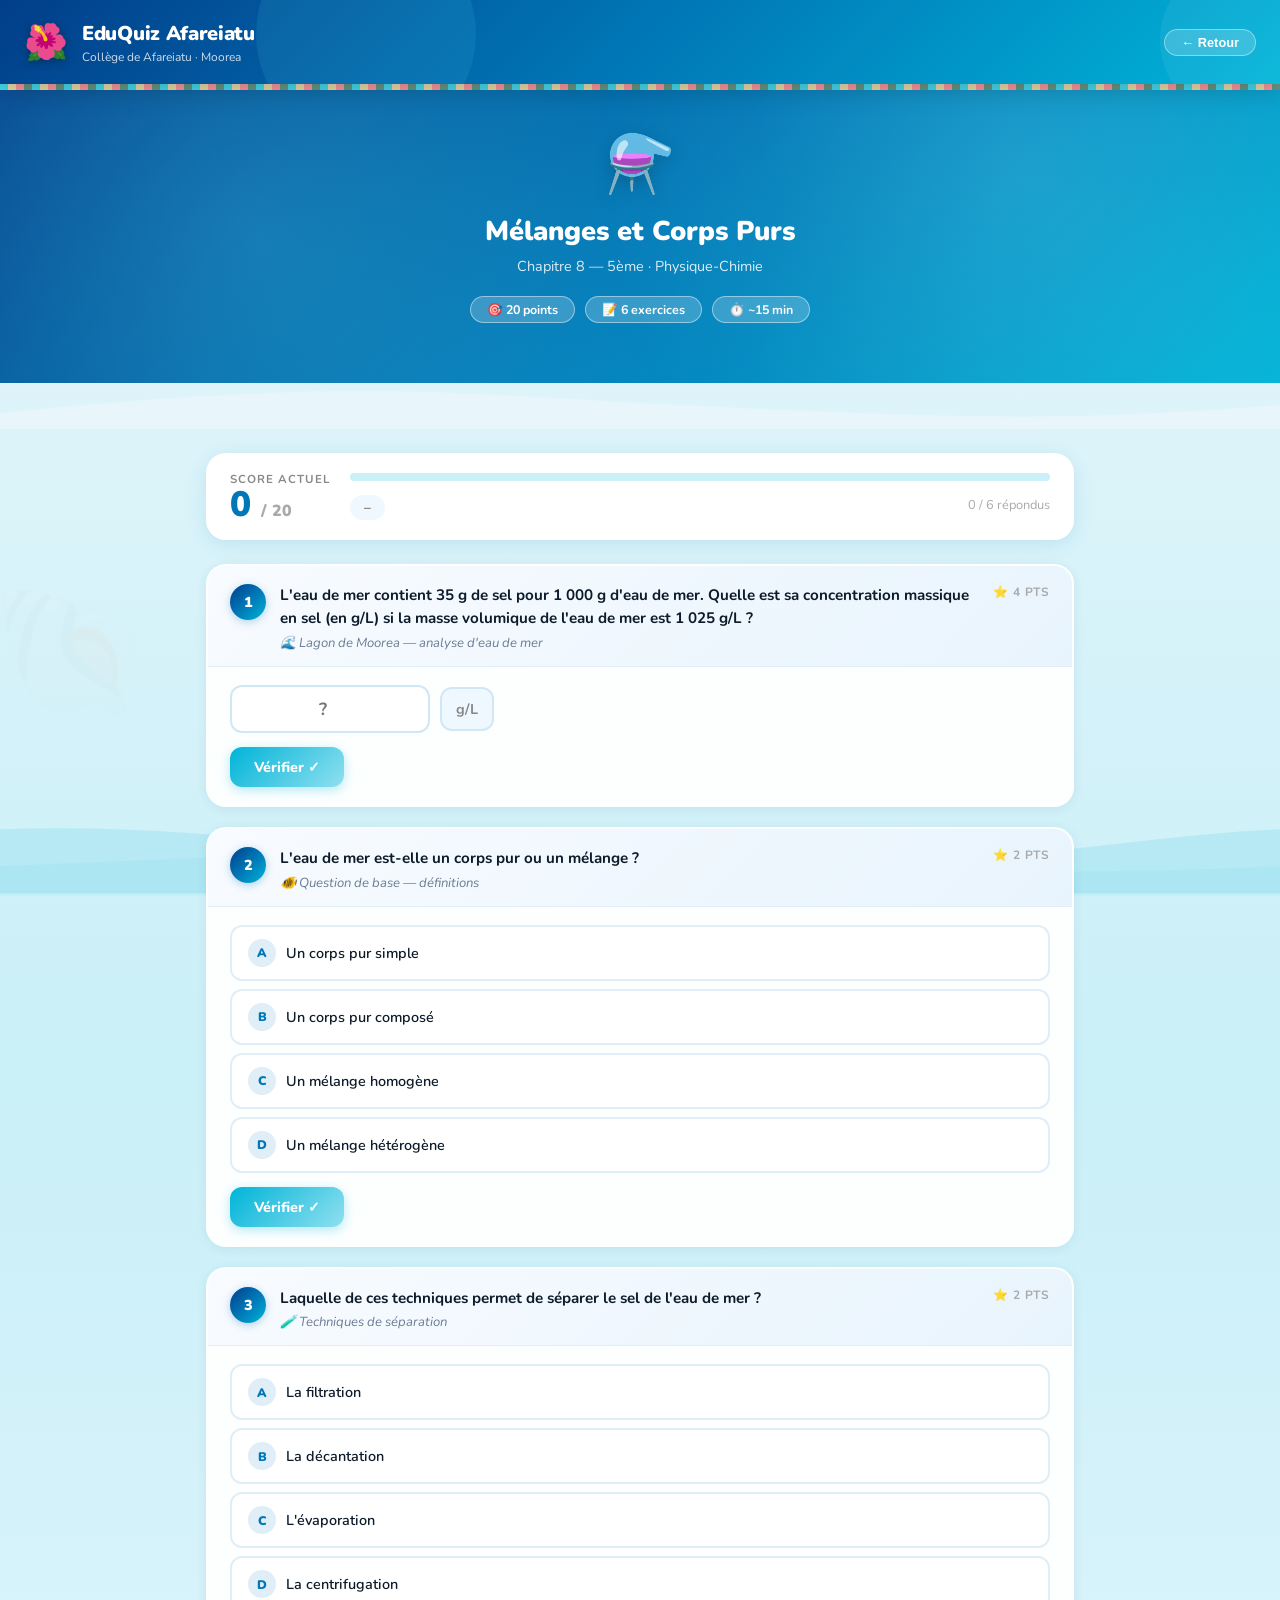
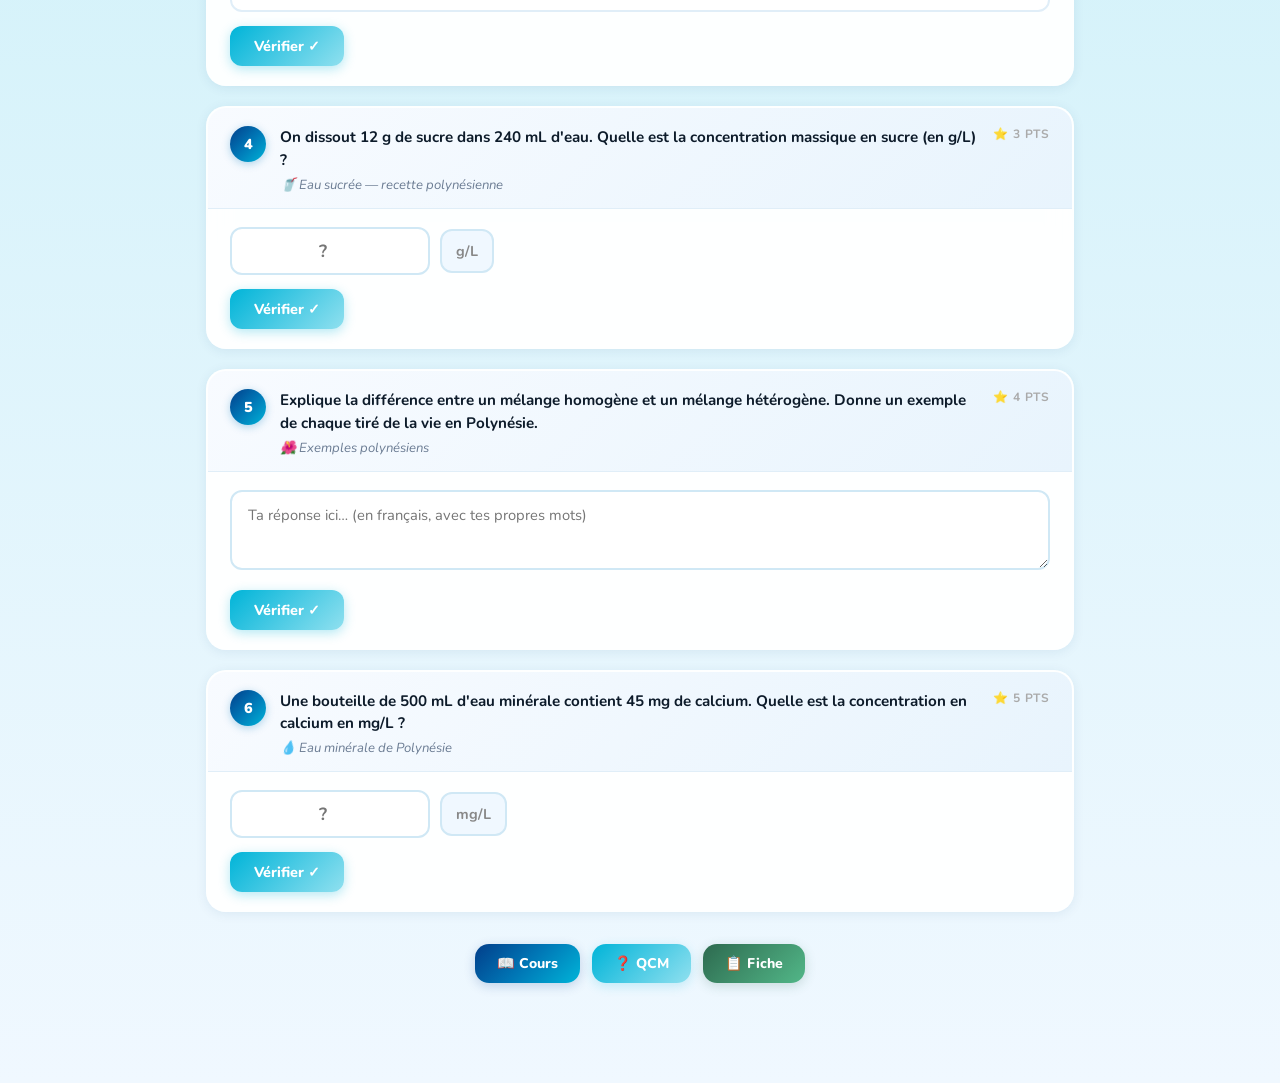
<file: exo.html>
<!DOCTYPE html>
<html lang="fr">
<head>
<meta charset="UTF-8"/>
<meta name="viewport" content="width=device-width,initial-scale=1.0"/>
<title>Exercices — EduQuiz Afareiatu</title>
<link rel="stylesheet" href="css/polynesian.css"/>
<style>
/* === PAGE EXERCICES === */

body {
  background: linear-gradient(180deg, #e8f6fb 0%, #caf0f8 40%, #f0f8ff 100%);
  min-height: 100vh;
}

/* --- HERO CHAPITRE --- */
.hero {
  background: var(--grad-ocean);
  color: white;
  padding: 36px 24px 60px;
  text-align: center;
  position: relative;
  overflow: hidden;
}
.hero::before {
  content: '';
  position: absolute; inset: 0;
  background:
    radial-gradient(circle at 20% 50%, rgba(72,202,228,.3) 0%, transparent 50%),
    radial-gradient(circle at 80% 30%, rgba(144,224,239,.2) 0%, transparent 40%);
}
.hero-emoji { font-size: 3.5rem; display: block; margin-bottom: 10px; filter: drop-shadow(0 4px 8px rgba(0,0,0,.2)); position: relative; z-index:1; }
.hero h1   { font-size: 1.7rem; font-weight: 900; margin-bottom: 6px; position: relative; z-index:1; }
.hero p    { font-size: .9rem; opacity: .85; margin-bottom: 20px; position: relative; z-index:1; }
.hero-tags { display: flex; gap: 10px; justify-content: center; flex-wrap: wrap; position: relative; z-index:1; }
.hero-tag  {
  background: rgba(255,255,255,.2);
  border: 1.5px solid rgba(255,255,255,.45);
  color: white;
  border-radius: 20px;
  padding: 4px 16px;
  font-size: .78rem;
  font-weight: 700;
  backdrop-filter: blur(4px);
}

/* Vague de séparation hero → contenu */
.hero-wave {
  display: block;
  margin-top: -2px;
  width: 100%;
  overflow: hidden;
  line-height: 0;
}
.hero-wave svg { display: block; }

/* --- SCORE HEADER --- */
.score-bar {
  background: white;
  border-radius: 20px;
  padding: 18px 24px;
  box-shadow: var(--ombre);
  display: flex;
  align-items: center;
  gap: 20px;
  margin-bottom: 24px;
  flex-wrap: wrap;
}
.score-big {
  font-size: 2.2rem;
  font-weight: 900;
  color: var(--lagon-dark);
  line-height: 1;
}
.score-info { flex: 1; min-width: 140px; }
.score-label { font-size: .72rem; color: #888; font-weight: 700; text-transform: uppercase; letter-spacing: 1px; }
.score-mention {
  font-size: .85rem;
  font-weight: 800;
  padding: 3px 14px;
  border-radius: 20px;
  margin-top: 6px;
  display: inline-block;
}

/* --- CARTE EXERCICE --- */
.exo-card {
  background: rgba(255,255,255,.95);
  backdrop-filter: blur(12px);
  border-radius: 20px;
  padding: 0;
  box-shadow: var(--ombre-card);
  margin-bottom: 20px;
  overflow: hidden;
  transition: .25s;
  border: 2px solid transparent;
}
.exo-card.correct  { border-color: #2ecc71; }
.exo-card.wrong    { border-color: #e74c3c; }
.exo-card.partial  { border-color: #f39c12; }

.exo-card:hover { box-shadow: var(--ombre-forte); }

.exo-card-header {
  background: linear-gradient(135deg, #f8fbff, #e8f4fd);
  padding: 18px 22px 14px;
  border-bottom: 1px solid #e0eef8;
  display: flex;
  align-items: flex-start;
  gap: 14px;
}
.exo-num {
  width: 36px; height: 36px;
  border-radius: 50%;
  background: var(--grad-ocean);
  color: white;
  display: flex; align-items: center; justify-content: center;
  font-weight: 900; font-size: .9rem;
  flex-shrink: 0;
  box-shadow: 0 2px 8px rgba(0,119,182,.3);
}
.exo-question { font-size: .95rem; font-weight: 700; color: var(--texte); line-height: 1.5; flex: 1; }
.exo-context {
  font-size: .82rem;
  color: #6b7c93;
  margin-top: 4px;
  font-style: italic;
  display: flex;
  align-items: center;
  gap: 6px;
}

.exo-card-body { padding: 18px 22px; }

/* Type : numérique */
.input-num-wrap {
  display: flex;
  align-items: center;
  gap: 10px;
  flex-wrap: wrap;
}
.input-num {
  flex: 1;
  min-width: 100px;
  max-width: 200px;
  padding: 10px 14px;
  border: 2px solid #d0e8f5;
  border-radius: 12px;
  font-family: inherit;
  font-size: 1.1rem;
  font-weight: 700;
  color: var(--texte);
  text-align: center;
  transition: .2s;
  background: white;
}
.input-num:focus { border-color: var(--lagon); outline: none; box-shadow: 0 0 0 4px rgba(0,201,224,.12); }
.input-unit {
  font-size: .9rem;
  color: #888;
  font-weight: 700;
  padding: 10px 14px;
  background: #f0f8ff;
  border: 2px solid #d0e8f5;
  border-radius: 12px;
  white-space: nowrap;
}

/* Type : texte */
.input-text {
  width: 100%;
  padding: 12px 16px;
  border: 2px solid #d0e8f5;
  border-radius: 12px;
  font-family: inherit;
  font-size: .92rem;
  color: var(--texte);
  resize: vertical;
  min-height: 80px;
  transition: .2s;
  background: white;
  line-height: 1.5;
}
.input-text:focus { border-color: var(--lagon); outline: none; box-shadow: 0 0 0 4px rgba(0,201,224,.12); }

/* Type : QCM */
.qcm-options { display: grid; gap: 8px; }
.qcm-opt {
  padding: 12px 16px;
  border: 2px solid #e0eef8;
  border-radius: 12px;
  cursor: pointer;
  transition: .2s;
  font-size: .9rem;
  font-weight: 600;
  display: flex;
  align-items: center;
  gap: 10px;
  background: white;
}
.qcm-opt:hover { border-color: var(--lagon); background: var(--lagon-cl); }
.qcm-opt.selected { border-color: var(--lagon-dark); background: #e0f4ff; }
.qcm-opt.correct-opt { border-color: #2ecc71; background: #e6f4ea; color: #1a7a3c; }
.qcm-opt.wrong-opt   { border-color: #e74c3c; background: #fce8e6; color: #c0392b; }
.qcm-opt-letter {
  width: 28px; height: 28px;
  border-radius: 50%;
  background: #e0eef8;
  color: var(--lagon-dark);
  display: flex; align-items: center; justify-content: center;
  font-size: .78rem; font-weight: 900;
  flex-shrink: 0;
  transition: .2s;
}
.qcm-opt.selected .qcm-opt-letter { background: var(--lagon-dark); color: white; }

/* Points de l'exercice */
.exo-pts {
  font-size: .75rem;
  color: #aaa;
  font-weight: 700;
  text-transform: uppercase;
  letter-spacing: .8px;
  display: flex;
  align-items: center;
  gap: 4px;
  flex-shrink: 0;
}

/* Feedback */
.feedback {
  margin-top: 14px;
  border-radius: 12px;
  padding: 12px 16px;
  font-size: .88rem;
  font-weight: 700;
  display: none;
  align-items: flex-start;
  gap: 10px;
  animation: fadeInUp .3s ease both;
}
.feedback.visible { display: flex; }
.feedback-icon { font-size: 1.3rem; flex-shrink: 0; }
.feedback-text { flex: 1; line-height: 1.5; }
.feedback-text .expl { font-weight: 600; color: inherit; opacity: .85; font-size: .83rem; margin-top: 4px; }

.feedback.ok  { background: #e6f4ea; color: #1a7a3c; border-left: 4px solid #2ecc71; }
.feedback.nok { background: #fce8e6; color: #c0392b; border-left: 4px solid #e74c3c; }
.feedback.mid { background: #fff3e0; color: #d07800; border-left: 4px solid #f39c12; }

/* Bouton valider */
.btn-valider {
  background: var(--grad-lagon);
  border: none;
  color: white;
  font-family: inherit;
  font-weight: 800;
  font-size: .9rem;
  padding: 10px 24px;
  border-radius: 12px;
  cursor: pointer;
  transition: .2s;
  box-shadow: 0 3px 12px rgba(0,180,216,.3);
  margin-top: 14px;
}
.btn-valider:hover { transform: translateY(-2px); box-shadow: 0 5px 20px rgba(0,180,216,.4); }
.btn-valider:disabled { opacity: .4; cursor: not-allowed; transform: none; }

/* --- BARRE DE NAVIGATION --- */
.nav-exo {
  display: flex;
  gap: 12px;
  justify-content: center;
  flex-wrap: wrap;
  margin-top: 32px;
}
.nav-exo a {
  padding: 10px 22px;
  border-radius: 14px;
  text-decoration: none;
  font-weight: 800;
  font-size: .88rem;
  transition: .2s;
  display: flex;
  align-items: center;
  gap: 6px;
}
.nav-btn-cours  { background: var(--grad-ocean); color: white; box-shadow: 0 3px 12px rgba(2,62,138,.2); }
.nav-btn-qcm    { background: var(--grad-lagon);  color: white; box-shadow: 0 3px 12px rgba(0,180,216,.2); }
.nav-btn-fiche  { background: var(--grad-palme);  color: white; box-shadow: 0 3px 12px rgba(45,106,79,.2); }
.nav-exo a:hover { transform: translateY(-3px); filter: brightness(1.05); }

/* --- RÉCAP FINAL --- */
.recap-card {
  background: linear-gradient(135deg, rgba(255,255,255,.95), rgba(240,248,255,.9));
  backdrop-filter: blur(16px);
  border-radius: 24px;
  padding: 32px;
  text-align: center;
  box-shadow: var(--ombre-forte);
  margin-top: 32px;
  display: none;
  animation: pop .5s cubic-bezier(.4,0,.2,1) both;
}
.recap-card.visible { display: block; }
.recap-emoji { font-size: 4rem; display: block; margin-bottom: 12px; }
.recap-note {
  font-size: 3rem;
  font-weight: 900;
  background: var(--grad-ocean);
  -webkit-background-clip: text;
  -webkit-text-fill-color: transparent;
  background-clip: text;
  line-height: 1;
  margin-bottom: 8px;
}
.recap-mention { font-size: 1.1rem; font-weight: 800; margin-bottom: 16px; }
.recap-detail { display: flex; justify-content: center; gap: 20px; flex-wrap: wrap; margin-top: 16px; }
.recap-stat { text-align: center; padding: 12px 20px; background: white; border-radius: 14px; box-shadow: var(--ombre-card); }
.recap-stat .n { font-size: 1.6rem; font-weight: 900; color: var(--lagon-dark); }
.recap-stat .l { font-size: .72rem; color: #888; font-weight: 700; text-transform: uppercase; letter-spacing: .8px; margin-top: 2px; }

/* Bouton recommencer */
.btn-recommencer {
  background: var(--grad-sunset);
  border: none;
  color: white;
  font-family: inherit;
  font-weight: 800;
  font-size: 1rem;
  padding: 14px 32px;
  border-radius: 16px;
  cursor: pointer;
  transition: .2s;
  box-shadow: 0 4px 16px rgba(249,199,79,.4);
  margin-top: 20px;
}
.btn-recommencer:hover { transform: translateY(-3px); box-shadow: 0 7px 25px rgba(249,199,79,.5); }

/* Icône décorative flottante */
.deco-float {
  position: fixed;
  pointer-events: none;
  opacity: .06;
  font-size: 8rem;
  z-index: 0;
  animation: floatDrift 20s ease-in-out infinite;
}
.deco-tl { top: 80px;  left:  -20px; animation-delay: 0s; }
.deco-tr { top: 120px; right: -20px; animation-delay: -7s; }
.deco-bl { bottom: 160px; left: -10px; animation-delay: -12s; }

@keyframes floatDrift {
  0%,100% { transform: translateY(0) rotate(-5deg); }
  50%      { transform: translateY(-30px) rotate(5deg); }
}
</style>
</head>
<body>

<!-- Vagues de fond -->
<div class="wave"></div>
<div class="wave2"></div>

<!-- Décos flottantes -->
<div class="deco-float deco-tl">🌴</div>
<div class="deco-float deco-tr">🐠</div>
<div class="deco-float deco-bl">🐚</div>

<!-- ===== HEADER ===== -->
<header class="poly-header">
  <a href="../index.html" class="poly-logo">
    <span class="poly-logo-icon">🌺</span>
    <div>
      <h1>EduQuiz Afareiatu</h1>
      <p>Collège de Afareiatu · Moorea</p>
    </div>
  </a>
  <button class="poly-badge" onclick="window.history.back()">← Retour</button>
</header>
<div class="tapa-border"></div>

<!-- ===== HERO ===== -->
<div class="hero">
  <span class="hero-emoji" id="hero-emoji">⚗️</span>
  <h1 id="hero-titre">Mélanges et Corps Purs</h1>
  <p id="hero-sous">Chapitre 8 — 5ème · Physique-Chimie</p>
  <div class="hero-tags">
    <span class="hero-tag">🎯 <span id="hero-pts-total">20 points</span></span>
    <span class="hero-tag">📝 <span id="hero-nb-exo">6 exercices</span></span>
    <span class="hero-tag">⏱️ ~15 min</span>
  </div>
</div>
<div class="hero-wave">
  <svg viewBox="0 0 1440 48" xmlns="http://www.w3.org/2000/svg" preserveAspectRatio="none" height="48">
    <path fill="#e8f6fb" d="M0,32L60,26C120,21,240,10,360,10C480,10,600,21,720,26C840,32,960,37,1080,35C1200,32,1320,21,1380,16L1440,10L1440,48L0,48Z"/>
  </svg>
</div>

<!-- ===== CONTENU PRINCIPAL ===== -->
<div class="poly-main">

  <!-- Score en temps réel -->
  <div class="score-bar anim-fadeup">
    <div>
      <div class="score-label">Score actuel</div>
      <div class="score-big"><span id="score-pts">0</span> <span style="font-size:1rem;color:#aaa">/ <span id="score-total">20</span></span></div>
    </div>
    <div class="score-info">
      <div class="poly-progress">
        <div class="poly-progress-fill" id="score-bar" style="width:0%"></div>
      </div>
      <div class="mt-8 flex-between">
        <span class="score-mention" id="score-mention" style="background:#f0f8ff;color:#888">–</span>
        <span style="font-size:.8rem;color:#aaa"><span id="nb-repondus">0</span> / <span id="nb-total-exo">6</span> répondus</span>
      </div>
    </div>
  </div>

  <!-- ===== EXERCICES ===== -->
  <div id="exercices-container"></div>

  <!-- ===== RÉCAP FINAL ===== -->
  <div class="recap-card" id="recap">
    <span class="recap-emoji" id="recap-emoji">🌟</span>
    <div class="recap-note" id="recap-note">–/20</div>
    <div class="recap-mention" id="recap-mention">–</div>
    <div class="recap-detail">
      <div class="recap-stat">
        <div class="n" id="recap-ok">0</div>
        <div class="l">✅ Corrects</div>
      </div>
      <div class="recap-stat">
        <div class="n" id="recap-part">0</div>
        <div class="l">🟡 Partiels</div>
      </div>
      <div class="recap-stat">
        <div class="n" id="recap-nok">0</div>
        <div class="l">❌ À revoir</div>
      </div>
    </div>
    <button class="btn-recommencer" onclick="recommencer()">🔄 Recommencer</button>
  </div>

  <!-- Navigation -->
  <div class="nav-exo">
    <a href="cours.html"  class="nav-btn-cours">📖 Cours</a>
    <a href="qcm.html"   class="nav-btn-qcm" >❓ QCM</a>
    <a href="fiche.html" class="nav-btn-fiche">📋 Fiche</a>
  </div>

</div>

<script>
/* ============================================================
   CONFIGURATION — modifier ici pour chaque chapitre
   ============================================================ */
const CONFIG = {
  emoji: '⚗️',
  titre: 'Mélanges et Corps Purs',
  sous:  'Chapitre 8 — 5ème · Physique-Chimie',
  contexte: 'Dans les eaux du lagon de Moorea…',
  exercices: [
    {
      id: 1,
      type: 'numerique',     // 'numerique' | 'texte' | 'qcm'
      pts: 4,
      question: "L'eau de mer contient 35 g de sel pour 1 000 g d'eau de mer. Quelle est sa concentration massique en sel (en g/L) si la masse volumique de l'eau de mer est 1 025 g/L ?",
      contexte: '🌊 Lagon de Moorea — analyse d\'eau de mer',
      unite: 'g/L',
      reponse: 35.9,       // valeur numérique attendue
      tolerance: 5,        // ± en %
      explication: 'C = (35/1000) × 1025 ≈ 35,9 g/L. La concentration massique est le rapport masse de soluté / volume de solution.'
    },
    {
      id: 2,
      type: 'qcm',
      pts: 2,
      question: "L'eau de mer est-elle un corps pur ou un mélange ?",
      contexte: '🐠 Question de base — définitions',
      options: ['Un corps pur simple', 'Un corps pur composé', 'Un mélange homogène', 'Un mélange hétérogène'],
      reponse: 2,   // index 0-based
      explication: "L'eau de mer est un mélange homogène : on ne distingue pas ses constituants à l'œil nu. Elle contient de l'eau (solvant), du sel et d'autres minéraux (solutés)."
    },
    {
      id: 3,
      type: 'qcm',
      pts: 2,
      question: "Laquelle de ces techniques permet de séparer le sel de l'eau de mer ?",
      contexte: '🧪 Techniques de séparation',
      options: ['La filtration', 'La décantation', 'L\'évaporation', 'La centrifugation'],
      reponse: 2,
      explication: "L'évaporation (ou distillation) permet d'obtenir le sel : on chauffe l'eau de mer, l'eau s'évapore et le sel reste. Les marais salants utilisent ce principe avec l'énergie solaire."
    },
    {
      id: 4,
      type: 'numerique',
      pts: 3,
      question: "On dissout 12 g de sucre dans 240 mL d'eau. Quelle est la concentration massique en sucre (en g/L) ?",
      contexte: '🥤 Eau sucrée — recette polynésienne',
      unite: 'g/L',
      reponse: 50,
      tolerance: 5,
      explication: 'C = m/V = 12 g / 0,240 L = 50 g/L. Attention à convertir mL en L !'
    },
    {
      id: 5,
      type: 'texte',
      pts: 4,
      question: "Explique la différence entre un mélange homogène et un mélange hétérogène. Donne un exemple de chaque tiré de la vie en Polynésie.",
      contexte: '🌺 Exemples polynésiens',
      motsCles: ['homogène', 'hétérogène', 'distincts', 'œil', 'exemple'],
      nbMotsClesMin: 2,
      explication: "Mélange homogène : constituants non visibles à l'œil nu (ex : eau salée, jus de fruit). Mélange hétérogène : constituants visibles (ex : eau + sable du lagon, salade de fruits)."
    },
    {
      id: 6,
      type: 'numerique',
      pts: 5,
      question: "Une bouteille de 500 mL d'eau minérale contient 45 mg de calcium. Quelle est la concentration en calcium en mg/L ?",
      contexte: '💧 Eau minérale de Polynésie',
      unite: 'mg/L',
      reponse: 90,
      tolerance: 2,
      explication: 'C = 45 mg / 0,5 L = 90 mg/L. On divise la masse par le volume (en litres).'
    }
  ]
};

/* ============================================================
   ÉTAT
   ============================================================ */
let etat = {};   // id → { repondu, pts, ok }

/* ============================================================
   INITIALISATION
   ============================================================ */
function init() {
  // Mise à jour config hero
  document.getElementById('hero-emoji').textContent   = CONFIG.emoji;
  document.getElementById('hero-titre').textContent   = CONFIG.titre;
  document.getElementById('hero-sous').textContent    = CONFIG.sous;
  const totalPts = CONFIG.exercices.reduce((s,e)=>s+e.pts,0);
  document.getElementById('hero-pts-total').textContent = totalPts + ' points';
  document.getElementById('hero-nb-exo').textContent  = CONFIG.exercices.length + ' exercices';
  document.getElementById('score-total').textContent  = totalPts;
  document.getElementById('nb-total-exo').textContent = CONFIG.exercices.length;

  // Init état
  CONFIG.exercices.forEach(e=>{ etat[e.id]={ repondu:false, pts:0, ok:'nok' }; });

  // Rendu
  const container = document.getElementById('exercices-container');
  container.innerHTML = '';
  CONFIG.exercices.forEach((ex,i)=>{
    container.appendChild(renderExo(ex, i+1));
  });
}

/* ============================================================
   RENDU D'UN EXERCICE
   ============================================================ */
function renderExo(ex, num) {
  const card = document.createElement('div');
  card.className = `exo-card anim-fadeup delay-${Math.min(num,5)}`;
  card.id = `card-${ex.id}`;

  let inputHTML = '';
  if (ex.type === 'numerique') {
    inputHTML = `
      <div class="input-num-wrap">
        <input type="number" class="input-num" id="inp-${ex.id}" placeholder="?" step="any"
               onkeydown="if(event.key==='Enter') valider(${ex.id})"/>
        <span class="input-unit">${ex.unite}</span>
      </div>`;
  } else if (ex.type === 'texte') {
    inputHTML = `<textarea class="input-text" id="inp-${ex.id}" placeholder="Ta réponse ici… (en français, avec tes propres mots)"></textarea>`;
  } else if (ex.type === 'qcm') {
    inputHTML = `<div class="qcm-options" id="opts-${ex.id}">` +
      ex.options.map((o,i)=>`
        <div class="qcm-opt" id="opt-${ex.id}-${i}" onclick="selectOpt(${ex.id},${i})">
          <span class="qcm-opt-letter">${'ABCD'[i]}</span>
          <span>${o}</span>
        </div>`).join('') +
    `</div>`;
  }

  card.innerHTML = `
    <div class="exo-card-header">
      <div class="exo-num">${num}</div>
      <div style="flex:1">
        <div class="exo-question">${ex.question}</div>
        <div class="exo-context">${ex.contexte||''}</div>
      </div>
      <div class="exo-pts">⭐ ${ex.pts} pt${ex.pts>1?'s':''}</div>
    </div>
    <div class="exo-card-body">
      ${inputHTML}
      <div class="feedback" id="fb-${ex.id}">
        <span class="feedback-icon" id="fb-icon-${ex.id}"></span>
        <div class="feedback-text">
          <span id="fb-msg-${ex.id}"></span>
          <div class="expl" id="fb-expl-${ex.id}"></div>
        </div>
      </div>
      <div style="display:flex;gap:10px;align-items:center;flex-wrap:wrap">
        <button class="btn-valider" id="btn-${ex.id}" onclick="valider(${ex.id})">
          Vérifier ✓
        </button>
        <span id="pts-earned-${ex.id}" style="font-size:.82rem;font-weight:800;display:none"></span>
      </div>
    </div>`;
  return card;
}

/* ============================================================
   SÉLECTION QCM
   ============================================================ */
let selectedOpts = {};
function selectOpt(exoId, idx) {
  if (etat[exoId].repondu) return;
  selectedOpts[exoId] = idx;
  document.querySelectorAll(`#opts-${exoId} .qcm-opt`).forEach((o,i)=>{
    o.classList.toggle('selected', i===idx);
  });
}

/* ============================================================
   VALIDATION
   ============================================================ */
function valider(exoId) {
  if (etat[exoId].repondu) return;
  const ex  = CONFIG.exercices.find(e=>e.id===exoId);
  const fb  = document.getElementById(`fb-${exoId}`);
  const btn = document.getElementById(`btn-${exoId}`);
  const card = document.getElementById(`card-${exoId}`);
  let ptsCagnotte = 0, ok = 'nok', msg = '', icon = '';

  if (ex.type === 'numerique') {
    const val = parseFloat(document.getElementById(`inp-${exoId}`).value);
    if (isNaN(val)) { showToast('⚠️ Entre une valeur numérique !'); return; }
    const ecart = Math.abs((val - ex.reponse) / ex.reponse * 100);
    if (ecart <= ex.tolerance) {
      ptsCagnotte = ex.pts; ok = 'ok';
      icon = '✅'; msg = `Bonne réponse ! ${ex.reponse} ${ex.unite}`;
    } else if (ecart <= ex.tolerance * 3) {
      ptsCagnotte = Math.round(ex.pts * 0.5); ok = 'mid';
      icon = '🟡'; msg = `Presque ! La bonne réponse est ${ex.reponse} ${ex.unite} (tu avais ${val})`;
    } else {
      ok = 'nok';
      icon = '❌'; msg = `Incorrect. La réponse est ${ex.reponse} ${ex.unite}`;
    }

  } else if (ex.type === 'qcm') {
    if (selectedOpts[exoId] === undefined) { showToast('⚠️ Choisis une option !'); return; }
    const choix = selectedOpts[exoId];
    // Colorer les options
    ex.options.forEach((_,i)=>{
      const optEl = document.getElementById(`opt-${exoId}-${i}`);
      if (i === ex.reponse) optEl.classList.add('correct-opt');
      else if (i === choix && i !== ex.reponse) optEl.classList.add('wrong-opt');
    });
    if (choix === ex.reponse) {
      ptsCagnotte = ex.pts; ok = 'ok';
      icon = '✅'; msg = `Bonne réponse ! Réponse : ${ex.options[ex.reponse]}`;
    } else {
      ok = 'nok';
      icon = '❌'; msg = `Incorrect. La bonne réponse était : ${ex.options[ex.reponse]}`;
    }

  } else if (ex.type === 'texte') {
    const rep = document.getElementById(`inp-${exoId}`).value.toLowerCase().trim();
    if (rep.length < 10) { showToast('⚠️ Ta réponse est trop courte !'); return; }
    const found = ex.motsCles.filter(m => rep.includes(m.toLowerCase()));
    const ratio = found.length / ex.motsCles.length;
    if (ratio >= 0.8) {
      ptsCagnotte = ex.pts; ok = 'ok';
      icon = '✅'; msg = `Excellente réponse ! Mots-clés trouvés : ${found.join(', ')}`;
    } else if (ratio >= 0.4) {
      ptsCagnotte = Math.round(ex.pts * ratio); ok = 'mid';
      icon = '🟡'; msg = `Réponse partielle. Mots-clés : ${found.join(', ')} (${found.length}/${ex.motsCles.length})`;
    } else {
      ptsCagnotte = 0; ok = 'nok';
      icon = '❌'; msg = `Réponse incomplète. Mots attendus : ${ex.motsCles.join(', ')}`;
    }
  }

  // Mise à jour état
  etat[exoId] = { repondu: true, pts: ptsCagnotte, ok };

  // Afficher feedback
  fb.className = `feedback visible ${ok === 'ok' ? 'ok' : ok === 'mid' ? 'mid' : 'nok'}`;
  document.getElementById(`fb-icon-${exoId}`).textContent = icon;
  document.getElementById(`fb-msg-${exoId}`).textContent  = msg;
  document.getElementById(`fb-expl-${exoId}`).textContent = ex.explication || '';

  // Pts gagnés
  const ptsEl = document.getElementById(`pts-earned-${exoId}`);
  ptsEl.style.display = 'inline';
  ptsEl.textContent = `+${ptsCagnotte} pt${ptsCagnotte>1?'s':''}`;
  ptsEl.style.color = ok==='ok' ? '#27ae60' : ok==='mid' ? '#e67e22' : '#e74c3c';

  // Border card
  card.classList.add(ok==='ok' ? 'correct' : ok==='mid' ? 'partial' : 'wrong');

  // Désactiver bouton
  btn.disabled = true;
  btn.textContent = '✓ Répondu';

  // Maj score
  majScore();
}

/* ============================================================
   MISE À JOUR DU SCORE
   ============================================================ */
function majScore() {
  const totalPts = CONFIG.exercices.reduce((s,e)=>s+e.pts,0);
  const pts    = Object.values(etat).reduce((s,e)=>s+e.pts,0);
  const nbRep  = Object.values(etat).filter(e=>e.repondu).length;
  const pct    = (pts/totalPts)*100;
  const note20 = Math.round(pts/totalPts*20*10)/10;

  document.getElementById('score-pts').textContent     = pts;
  document.getElementById('nb-repondus').textContent   = nbRep;
  document.getElementById('score-bar').style.width     = pct + '%';

  // Mention
  const mentionEl = document.getElementById('score-mention');
  let mention = '', col = '';
  if (pct < 40)      { mention='🔴 À revoir';   col='#fce8e6;color:#c0392b'; }
  else if (pct < 65) { mention='🟡 Passable';    col='#fff3e0;color:#d07800'; }
  else if (pct < 80) { mention='🟢 Bien';         col='#e6f4ea;color:#27ae60'; }
  else               { mention='💚 Excellent !';  col='#d8f3dc;color:#1b4332'; }
  mentionEl.textContent = mention;
  mentionEl.style.cssText = `background:#${col};padding:3px 14px;border-radius:20px;font-size:.82rem;font-weight:800;margin-top:6px;display:inline-block;`;

  // Récap si tout répondu
  if (nbRep === CONFIG.exercices.length) afficherRecap(pts, totalPts, note20, pct);
}

/* ============================================================
   RÉCAP FINAL
   ============================================================ */
function afficherRecap(pts, totalPts, note20, pct) {
  const recap = document.getElementById('recap');
  recap.classList.add('visible');

  let emoji = '😐', mention = '';
  if      (pct >= 90) { emoji = '🏆'; mention = 'Excellent ! Bravo !'; }
  else if (pct >= 75) { emoji = '🌟'; mention = 'Très bien !'; }
  else if (pct >= 60) { emoji = '👍'; mention = 'Bien !'; }
  else if (pct >= 40) { emoji = '📖'; mention = 'À retravailler'; }
  else                { emoji = '🔄'; mention = 'À revoir avec le cours'; }

  document.getElementById('recap-emoji').textContent   = emoji;
  document.getElementById('recap-note').textContent    = `${note20}/20`;
  document.getElementById('recap-mention').textContent = mention;

  const okN   = Object.values(etat).filter(e=>e.ok==='ok').length;
  const midN  = Object.values(etat).filter(e=>e.ok==='mid').length;
  const nokN  = Object.values(etat).filter(e=>e.ok==='nok').length;
  document.getElementById('recap-ok').textContent   = okN;
  document.getElementById('recap-part').textContent = midN;
  document.getElementById('recap-nok').textContent  = nokN;

  recap.scrollIntoView({ behavior: 'smooth', block: 'center' });
}

/* ============================================================
   RECOMMENCER
   ============================================================ */
function recommencer() {
  selectedOpts = {};
  document.getElementById('recap').classList.remove('visible');
  init();
  window.scrollTo({ top: 0, behavior: 'smooth' });
}

/* ============================================================
   TOAST
   ============================================================ */
function showToast(msg) {
  let t = document.getElementById('toast');
  if (!t) {
    t = document.createElement('div');
    t.id = 'toast';
    t.style.cssText = 'position:fixed;bottom:80px;left:50%;transform:translateX(-50%);background:#1a1a2e;color:white;padding:10px 22px;border-radius:20px;font-weight:700;font-size:.88rem;z-index:999;box-shadow:0 4px 20px rgba(0,0,0,.3);transition:.3s;';
    document.body.appendChild(t);
  }
  t.textContent = msg;
  t.style.opacity = '1';
  setTimeout(()=>{ t.style.opacity = '0'; }, 2200);
}

/* ============================================================
   LANCEMENT
   ============================================================ */
init();
</script>
</body>
</html>
</file>
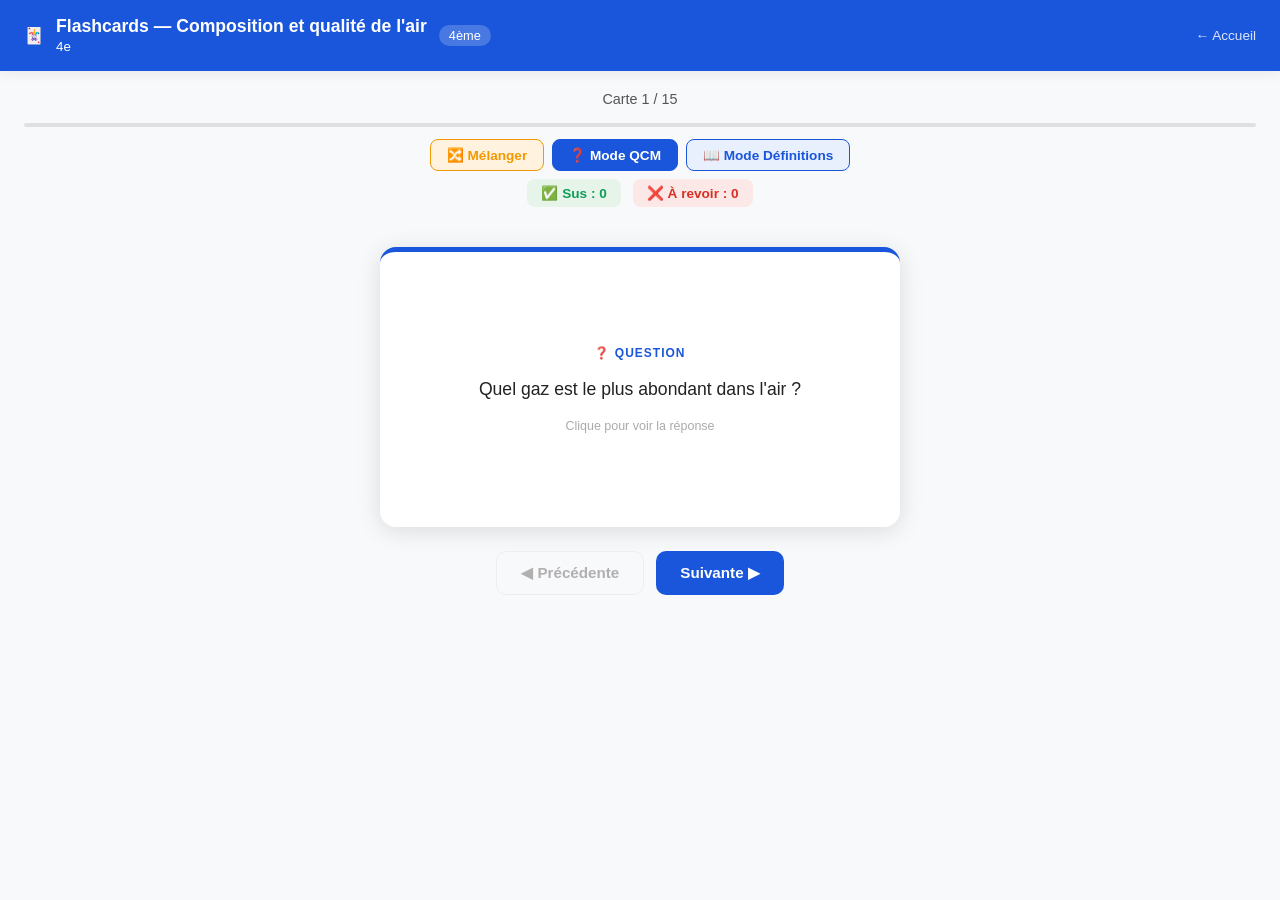
<file: flashcards.html>
<!DOCTYPE html>
<html lang="fr">
<head>
  <meta charset="UTF-8">
  <meta name="viewport" content="width=device-width, initial-scale=1.0">
  <title>Flashcards — Composition et qualité de l'air</title>
  <style>
    :root {
      --bleu: #1a56db;
      --bleu-cl: #e8f0fe;
      --vert: #0f9d58;
      --vert-cl: #e6f4ea;
      --rouge: #d93025;
      --rouge-cl: #fce8e6;
      --orange: #f29900;
      --orange-cl: #fff3e0;
      --gris: #f8f9fa;
      --ombre: 0 2px 12px rgba(0,0,0,.08);
    }
    * { box-sizing: border-box; margin: 0; padding: 0; }
    body {
      font-family: 'Segoe UI', sans-serif;
      background: var(--gris);
      min-height: 100vh;
    }

    /* HEADER */
    header {
      background: var(--bleu);
      color: white;
      padding: 16px 24px;
      display: flex;
      align-items: center;
      gap: 12px;
      box-shadow: var(--ombre);
    }
    header h1 { font-size: 1.1rem; font-weight: 700; }
    header .badge {
      background: rgba(255,255,255,.2);
      border-radius: 20px;
      padding: 3px 10px;
      font-size: .8rem;
    }
    .back-link {
      margin-left: auto;
      color: white;
      text-decoration: none;
      font-size: .85rem;
      opacity: .85;
    }
    .back-link:hover { opacity: 1; }

    /* COMPTEUR */
    .compteur {
      text-align: center;
      padding: 20px 16px 8px;
      color: #555;
      font-size: .9rem;
    }
    .progress-bar {
      height: 4px;
      background: #e0e0e0;
      border-radius: 4px;
      margin: 8px 24px 0;
      overflow: hidden;
    }
    .progress-fill {
      height: 100%;
      background: var(--bleu);
      border-radius: 4px;
      transition: width .4s ease;
    }

    /* ZONE CARTE */
    .carte-zone {
      display: flex;
      justify-content: center;
      align-items: center;
      padding: 24px 16px;
      perspective: 1000px;
    }

    .carte-wrapper {
      width: 100%;
      max-width: 520px;
      height: 280px;
      cursor: pointer;
    }
    .carte-inner {
      position: relative;
      width: 100%;
      height: 100%;
      transform-style: preserve-3d;
      transition: transform .55s cubic-bezier(.4,0,.2,1);
    }
    .carte-wrapper.retournee .carte-inner {
      transform: rotateY(180deg);
    }

    .carte-face {
      position: absolute;
      inset: 0;
      border-radius: 16px;
      backface-visibility: hidden;
      -webkit-backface-visibility: hidden;
      box-shadow: 0 4px 24px rgba(0,0,0,.12);
      display: flex;
      flex-direction: column;
      align-items: center;
      justify-content: center;
      padding: 28px 28px;
      text-align: center;
    }
    .recto {
      background: white;
      border-top: 5px solid var(--bleu);
    }
    .verso {
      background: white;
      border-top: 5px solid var(--vert);
      transform: rotateY(180deg);
    }

    .recto .label {
      font-size: .75rem;
      font-weight: 700;
      text-transform: uppercase;
      letter-spacing: 1px;
      color: var(--bleu);
      margin-bottom: 16px;
    }
    .recto .question {
      font-size: 1.1rem;
      color: #222;
      line-height: 1.5;
    }
    .recto .indice {
      margin-top: 16px;
      font-size: .78rem;
      color: #aaa;
    }

    .verso .label {
      font-size: .75rem;
      font-weight: 700;
      text-transform: uppercase;
      letter-spacing: 1px;
      color: var(--vert);
      margin-bottom: 12px;
    }
    .verso .reponse {
      font-size: 1.05rem;
      font-weight: 700;
      color: var(--vert);
      margin-bottom: 10px;
    }
    .verso .explication {
      font-size: .88rem;
      color: #555;
      line-height: 1.5;
    }

    /* BOUTONS */
    .controls {
      display: flex;
      justify-content: center;
      gap: 12px;
      padding: 0 16px 24px;
      flex-wrap: wrap;
    }
    .btn {
      padding: 12px 24px;
      border: none;
      border-radius: 10px;
      font-size: .95rem;
      font-weight: 600;
      cursor: pointer;
      transition: transform .1s, opacity .2s;
    }
    .btn:active { transform: scale(.97); }
    .btn-prev {
      background: var(--gris);
      color: #444;
      border: 1px solid #ddd;
    }
    .btn-flip {
      background: var(--bleu);
      color: white;
    }
    .btn-next {
      background: var(--bleu);
      color: white;
    }
    .btn:disabled { opacity: .4; cursor: default; }

    /* SHUFFLE */
    .shuffle-bar {
      display: flex;
      justify-content: center;
      gap: 8px;
      padding: 0 16px 8px;
      flex-wrap: wrap;
    }
    .btn-shuffle {
      background: var(--orange-cl);
      color: var(--orange);
      border: 1px solid var(--orange);
      border-radius: 8px;
      padding: 7px 16px;
      font-size: .85rem;
      font-weight: 600;
      cursor: pointer;
    }
    .btn-shuffle:hover { background: var(--orange); color: white; }
    .btn-mode {
      background: var(--bleu-cl);
      color: var(--bleu);
      border: 1px solid var(--bleu);
      border-radius: 8px;
      padding: 7px 16px;
      font-size: .85rem;
      font-weight: 600;
      cursor: pointer;
      transition: background .2s, color .2s;
    }
    .btn-mode.actif {
      background: var(--bleu);
      color: white;
    }
    .btn-mode:hover { background: var(--bleu); color: white; }

    /* SCORE */
    .score-bar {
      display: flex;
      justify-content: center;
      gap: 12px;
      padding: 0 16px 16px;
    }
    .badge-su { background: var(--vert-cl); color: var(--vert); border-radius: 8px; padding: 6px 14px; font-size: .85rem; font-weight: 700; }
    .badge-re { background: var(--rouge-cl); color: var(--rouge); border-radius: 8px; padding: 6px 14px; font-size: .85rem; font-weight: 700; }

    /* AUTO-ÉVAL */
    .eval-zone {
      display: none;
      justify-content: center;
      gap: 12px;
      padding: 0 16px 8px;
      animation: fadeIn .3s;
    }
    .eval-zone.visible { display: flex; }
    .btn-su { background: var(--vert-cl); color: var(--vert); border: 1px solid var(--vert); border-radius: 10px; padding: 10px 20px; font-size: .9rem; font-weight: 700; cursor: pointer; }
    .btn-re { background: var(--rouge-cl); color: var(--rouge); border: 1px solid var(--rouge); border-radius: 10px; padding: 10px 20px; font-size: .9rem; font-weight: 700; cursor: pointer; }
    .btn-su:hover { background: var(--vert); color: white; }
    .btn-re:hover { background: var(--rouge); color: white; }

    @keyframes fadeIn { from { opacity: 0; transform: translateY(4px); } to { opacity: 1; transform: translateY(0); } }

    /* RÉSULTAT FINAL */
    .zone-fin {
      display: none;
      max-width: 520px;
      margin: 0 auto;
      padding: 24px 16px;
      text-align: center;
    }
    .zone-fin.visible { display: block; }
    .zone-fin .card {
      background: white;
      border-radius: 16px;
      padding: 32px 28px;
      box-shadow: var(--ombre);
    }
    .zone-fin h2 { font-size: 1.4rem; margin-bottom: 8px; }
    .zone-fin .big-score { font-size: 3rem; font-weight: 800; color: var(--bleu); margin: 12px 0; }
    .zone-fin p { color: #555; margin-bottom: 20px; }
    .btn-restart { background: var(--bleu); color: white; border: none; border-radius: 10px; padding: 12px 28px; font-size: 1rem; font-weight: 700; cursor: pointer; }
  </style>
</head>
<body>

<header>
  <span>🃏</span>
  <div>
    <h1 id="fc-titre">Flashcards</h1>
    <small id="fc-classe"></small>
  </div>
  <span class="badge">4ème</span>
  <a href="index.html" class="back-link">← Accueil</a>
</header>

<!-- PROGRESSION -->
<div class="compteur" id="compteur">Chargement…</div>
<div class="progress-bar"><div class="progress-fill" id="progress-fill" style="width:0%"></div></div>

<!-- SHUFFLE & SCORE -->
<div class="shuffle-bar" style="margin-top:12px">
  <button class="btn-shuffle" onclick="FC.melanger()">🔀 Mélanger</button>
  <button class="btn-mode" id="btn-mode-qcm" onclick="FC.setMode('qcm')" title="Recto = question, verso = réponse">❓ Mode QCM</button>
  <button class="btn-mode" id="btn-mode-def" onclick="FC.setMode('def')" title="Recto = terme/concept, verso = définition">📖 Mode Définitions</button>
</div>
<div class="score-bar">
  <span class="badge-su">✅ Sus : <span id="nb-su">0</span></span>
  <span class="badge-re">❌ À revoir : <span id="nb-re">0</span></span>
</div>

<!-- CARTE -->
<div class="carte-zone" id="carte-zone">
  <div class="carte-wrapper" id="carte" onclick="FC.retourner()">
    <div class="carte-inner" id="carte-inner">
      <div class="carte-face recto">
        <div class="label">❓ Question</div>
        <div class="question" id="recto-question">Chargement…</div>
        <div class="indice">Clique pour voir la réponse</div>
      </div>
      <div class="carte-face verso">
        <div class="label">✅ Réponse</div>
        <div class="reponse" id="verso-reponse"></div>
        <div class="explication" id="verso-explication"></div>
      </div>
    </div>
  </div>
</div>

<!-- AUTO-ÉVAL (après retournement) -->
<div class="eval-zone" id="eval-zone">
  <button class="btn-re" onclick="FC.evaluer(false)">❌ À revoir</button>
  <button class="btn-su" onclick="FC.evaluer(true)">✅ Je savais</button>
</div>

<!-- NAVIGATION -->
<div class="controls">
  <button class="btn btn-prev" id="btn-prev" onclick="FC.precedente()">◀ Précédente</button>
  <button class="btn btn-next" id="btn-next" onclick="FC.suivante()">Suivante ▶</button>
</div>

<!-- FIN -->
<div class="zone-fin" id="zone-fin">
  <div class="card">
    <h2>Séance terminée ! 🎉</h2>
    <div class="big-score" id="fin-score"></div>
    <p id="fin-msg"></p>
    <button class="btn-restart" onclick="FC.recommencer()">🔄 Recommencer</button>
    <br><br>
    <button class="btn-restart" style="background:#555" onclick="FC.reviserRatees()">📌 Revoir les ratées</button>
  </div>
</div>

<script>
const FC = {
  questions: [],
  toutes: [],
  index: 0,
  retournee: false,
  scores: { su: 0, re: 0 },
  resultats: [],
  mode: 'qcm', // 'qcm' ou 'def'

  async init() {
    try {
      const params = new URLSearchParams(window.location.search);
      const fichier = params.get('qcm') || 'qcm-4e-ch01.json';
      const resp = await fetch('data/' + fichier);
      if (!resp.ok) throw new Error('Fichier introuvable');
      const data = await resp.json();
      document.getElementById('fc-titre').textContent = 'Flashcards — ' + data.chapitre;
      document.getElementById('fc-classe').textContent = data.classe;
      this.toutes = data.questions;
      this.questions = [...this.toutes];
      this.setMode('qcm');
      this.afficher();
    } catch(e) {
      document.getElementById('compteur').textContent = '⚠️ Erreur : ' + e.message;
    }
  },

  shuffleArray(arr) {
    const a = [...arr];
    for (let i = a.length - 1; i > 0; i--) {
      const j = Math.floor(Math.random() * (i + 1));
      [a[i], a[j]] = [a[j], a[i]];
    }
    return a;
  },

  setMode(mode) {
    this.mode = mode;
    document.getElementById('btn-mode-qcm').classList.toggle('actif', mode === 'qcm');
    document.getElementById('btn-mode-def').classList.toggle('actif', mode === 'def');
    // Mettre à jour labels recto/verso
    const rectoLabel = document.querySelector('.recto .label');
    const versoLabel = document.querySelector('.verso .label');
    if (mode === 'def') {
      rectoLabel.textContent = '🔑 Terme / Concept';
      versoLabel.textContent = '📖 Définition';
    } else {
      rectoLabel.textContent = '❓ Question';
      versoLabel.textContent = '✅ Réponse';
    }
    // Reset flip et réafficher
    this.retournee = false;
    document.getElementById('carte').classList.remove('retournee');
    document.getElementById('eval-zone').classList.remove('visible');
    this.afficher();
  },

  afficher() {
    const q = this.questions[this.index];
    const total = this.questions.length;
    const num = this.index + 1;
    const bonneReponse = q.options[q.reponse];
    const expl = (q.feedback_correct || '').replace(/^[✅❌]\s*/, '');

    if (this.mode === 'def') {
      // Recto = terme (bonne réponse), Verso = question + explication
      document.getElementById('recto-question').textContent = bonneReponse;
      document.getElementById('verso-reponse').textContent = q.enonce;
      document.getElementById('verso-explication').textContent = expl;
    } else {
      // Mode QCM (défaut) : Recto = question, Verso = réponse + explication
      document.getElementById('recto-question').textContent = q.enonce;
      document.getElementById('verso-reponse').textContent = bonneReponse;
      document.getElementById('verso-explication').textContent = expl;
    }

    // Compteur
    document.getElementById('compteur').textContent = 'Carte ' + num + ' / ' + total;

    // Barre
    document.getElementById('progress-fill').style.width = ((num - 1) / total * 100) + '%';

    // Reset flip
    this.retournee = false;
    const carte = document.getElementById('carte');
    carte.classList.remove('retournee');
    document.getElementById('eval-zone').classList.remove('visible');

    // Boutons nav
    document.getElementById('btn-prev').disabled = this.index === 0;
    document.getElementById('btn-next').disabled = this.index >= total - 1;

    // Score
    document.getElementById('nb-su').textContent = this.scores.su;
    document.getElementById('nb-re').textContent = this.scores.re;
  },

  retourner() {
    this.retournee = !this.retournee;
    const carte = document.getElementById('carte');
    carte.classList.toggle('retournee', this.retournee);
    if (this.retournee) {
      document.getElementById('eval-zone').classList.add('visible');
    } else {
      document.getElementById('eval-zone').classList.remove('visible');
    }
  },

  evaluer(su) {
    if (su) this.scores.su++;
    else this.scores.re++;
    this.resultats[this.index] = su;
    document.getElementById('nb-su').textContent = this.scores.su;
    document.getElementById('nb-re').textContent = this.scores.re;
    // Avancer auto si pas dernière
    if (this.index < this.questions.length - 1) {
      setTimeout(() => this.suivante(), 350);
    } else {
      setTimeout(() => this.afficherFin(), 400);
    }
  },

  suivante() {
    if (this.index < this.questions.length - 1) {
      this.index++;
      this.afficher();
    }
  },

  precedente() {
    if (this.index > 0) {
      this.index--;
      this.afficher();
    }
  },

  melanger() {
    this.questions = this.shuffleArray(this.questions);
    this.index = 0;
    this.scores = { su: 0, re: 0 };
    this.resultats = [];
    this.afficher();
  },

  afficherFin() {
    document.getElementById('carte-zone').style.display = 'none';
    document.getElementById('eval-zone').classList.remove('visible');
    document.querySelector('.controls').style.display = 'none';
    document.querySelector('.shuffle-bar').style.display = 'none';
    const total = this.questions.length;
    const pct = Math.round(this.scores.su / total * 100);
    document.getElementById('fin-score').textContent = this.scores.su + ' / ' + total;
    let msg = '';
    if (pct >= 80) msg = '🎉 Excellent ! Tu maîtrises ce chapitre.';
    else if (pct >= 60) msg = '👍 Bon travail ! Revois les cartes ratées.';
    else msg = '📚 Continue ! Relis le cours et recommence.';
    document.getElementById('fin-msg').textContent = msg;
    document.getElementById('zone-fin').classList.add('visible');
  },

  recommencer() {
    this.questions = [...this.toutes];
    this.index = 0;
    this.scores = { su: 0, re: 0 };
    this.resultats = [];
    document.getElementById('carte-zone').style.display = 'flex';
    document.querySelector('.controls').style.display = 'flex';
    document.querySelector('.shuffle-bar').style.display = 'flex';
    document.getElementById('zone-fin').classList.remove('visible');
    this.afficher();
  },

  reviserRatees() {
    const ratees = this.questions.filter((q, i) => this.resultats[i] === false);
    if (!ratees.length) { alert('Aucune carte ratée ! 🎉'); return; }
    this.questions = ratees;
    this.index = 0;
    this.scores = { su: 0, re: 0 };
    this.resultats = [];
    document.getElementById('carte-zone').style.display = 'flex';
    document.querySelector('.controls').style.display = 'flex';
    document.querySelector('.shuffle-bar').style.display = 'flex';
    document.getElementById('zone-fin').classList.remove('visible');
    this.afficher();
  }
};

document.addEventListener('DOMContentLoaded', () => FC.init());
</script>
</body>
</html>
</file>
<file: css/polynesian.css>
/* ============================================================
   POLYNESIAN THEME — EduQuiz Afareiatu / SPMAN
   Collège de Afareiatu · Moorea · Polynésie française
   ============================================================ */

@import url('https://fonts.googleapis.com/css2?family=Nunito:wght@400;600;700;800;900&display=swap');

:root {
  /* === Palette lagon === */
  --lagon:       #00c9e0;
  --lagon-dark:  #0077b6;
  --lagon-cl:    #caf0f8;
  --ocean:       #023e8a;
  --turquoise:   #48cae4;
  --corail:      #ff6b6b;
  --corail-cl:   #ffe8e8;
  --sable:       #f4e4bc;
  --sable-dark:  #e8c97e;
  --palme:       #2d6a4f;
  --palme-cl:    #d8f3dc;
  --soleil:      #f9c74f;
  --texte:       #0d1b2a;
  --texte-cl:    #445566;
  --blanc:       #ffffff;
  --gris-cl:     #f0f8ff;

  /* === Gradients === */
  --grad-ocean:   linear-gradient(135deg, #023e8a 0%, #0077b6 50%, #00b4d8 100%);
  --grad-lagon:   linear-gradient(135deg, #00b4d8 0%, #48cae4 50%, #90e0ef 100%);
  --grad-sunset:  linear-gradient(135deg, #f9c74f 0%, #f8961e 50%, #f3722c 100%);
  --grad-palme:   linear-gradient(135deg, #2d6a4f 0%, #40916c 50%, #52b788 100%);
  --grad-coral:   linear-gradient(135deg, #ff6b6b 0%, #ff8e53 100%);

  /* === Ombres === */
  --ombre:        0 4px 20px rgba(0,119,182,.12);
  --ombre-forte:  0 8px 40px rgba(0,119,182,.22);
  --ombre-card:   0 2px 12px rgba(0,60,120,.08);
}

/* ===== RESET & BASE ===== */
*, *::before, *::after { box-sizing: border-box; margin: 0; padding: 0; }

html { scroll-behavior: smooth; }

body {
  font-family: 'Nunito', 'Segoe UI', Arial, sans-serif;
  background: var(--gris-cl);
  color: var(--texte);
  min-height: 100vh;
  position: relative;
  overflow-x: hidden;
}

/* ===== FOND OCÉAN ANIMÉ ===== */
.ocean-bg {
  position: fixed;
  bottom: 0; left: 0; right: 0;
  pointer-events: none;
  z-index: 0;
}

.wave {
  position: fixed;
  bottom: 0; left: 0;
  width: 200%;
  height: 120px;
  background: url("data:image/svg+xml,%3Csvg xmlns='http://www.w3.org/2000/svg' viewBox='0 0 1440 120'%3E%3Cpath fill='%2300b4d8' fill-opacity='0.12' d='M0,64L60,69C120,74,240,85,360,80C480,75,600,53,720,48C840,43,960,53,1080,64C1200,74,1320,85,1380,90L1440,96L1440,120L0,120Z'/%3E%3C/svg%3E") repeat-x bottom;
  background-size: 50% 100%;
  animation: vague1 10s linear infinite;
}

.wave2 {
  position: fixed;
  bottom: 0; left: 0;
  width: 200%;
  height: 80px;
  background: url("data:image/svg+xml,%3Csvg xmlns='http://www.w3.org/2000/svg' viewBox='0 0 1440 80'%3E%3Cpath fill='%2348cae4' fill-opacity='0.08' d='M0,32L80,37C160,43,320,53,480,53C640,53,800,43,960,37C1120,32,1280,32,1360,32L1440,32L1440,80L0,80Z'/%3E%3C/svg%3E") repeat-x bottom;
  background-size: 50% 100%;
  animation: vague2 14s linear infinite reverse;
}

@keyframes vague1 { from { transform: translateX(0); } to { transform: translateX(-50%); } }
@keyframes vague2 { from { transform: translateX(0); } to { transform: translateX(-50%); } }

/* ===== HEADER POLYNÉSIEN ===== */
.poly-header {
  background: var(--grad-ocean);
  color: var(--blanc);
  padding: 18px 24px;
  display: flex;
  align-items: center;
  justify-content: space-between;
  box-shadow: 0 4px 24px rgba(0,0,0,.22);
  position: relative;
  overflow: hidden;
  z-index: 10;
}

.poly-header::before {
  content: '';
  position: absolute;
  top: -40px; right: -40px;
  width: 160px; height: 160px;
  background: rgba(255,255,255,.06);
  border-radius: 50%;
}

.poly-header::after {
  content: '';
  position: absolute;
  bottom: -60px; left: 20%;
  width: 220px; height: 220px;
  background: rgba(72,202,228,.12);
  border-radius: 50%;
}

.poly-logo { display: flex; align-items: center; gap: 14px; text-decoration: none; color: var(--blanc); }
.poly-logo-icon { font-size: 2.2rem; filter: drop-shadow(0 2px 4px rgba(0,0,0,.3)); }
.poly-logo h1 { font-size: 1.25rem; font-weight: 900; letter-spacing: -.3px; }
.poly-logo p  { font-size: .75rem; opacity: .8; margin-top: 2px; }

.poly-badge {
  background: rgba(255,255,255,.18);
  border: 1.5px solid rgba(255,255,255,.4);
  color: var(--blanc);
  border-radius: 20px;
  padding: 5px 16px;
  font-size: .8rem;
  font-weight: 700;
  cursor: pointer;
  transition: .2s;
  backdrop-filter: blur(4px);
}
.poly-badge:hover { background: rgba(255,255,255,.28); }

/* ===== DÉCORATION TAPA ===== */
.tapa-border {
  height: 6px;
  background: repeating-linear-gradient(
    90deg,
    var(--lagon) 0px, var(--lagon) 8px,
    var(--sable-dark) 8px, var(--sable-dark) 16px,
    var(--corail) 16px, var(--corail) 24px,
    var(--palme) 24px, var(--palme) 32px
  );
  opacity: .7;
}

/* ===== CARDS ===== */
.poly-card {
  background: rgba(255,255,255,.92);
  backdrop-filter: blur(12px);
  border-radius: 20px;
  box-shadow: var(--ombre-card);
  padding: 24px;
  transition: .25s;
  position: relative;
  z-index: 1;
}

.poly-card:hover {
  transform: translateY(-4px);
  box-shadow: var(--ombre-forte);
}

.poly-card-accent {
  border-top: 4px solid var(--lagon);
}

.poly-card-coral   { border-top: 4px solid var(--corail); }
.poly-card-palme   { border-top: 4px solid var(--palme); }
.poly-card-soleil  { border-top: 4px solid var(--soleil); }

/* ===== BOUTONS ===== */
.btn-lagon {
  background: var(--grad-lagon);
  border: none;
  color: white;
  font-family: inherit;
  font-weight: 800;
  font-size: .95rem;
  padding: 12px 28px;
  border-radius: 14px;
  cursor: pointer;
  transition: .2s;
  box-shadow: 0 4px 15px rgba(0,180,216,.3);
}
.btn-lagon:hover { transform: translateY(-2px); box-shadow: 0 6px 25px rgba(0,180,216,.45); }

.btn-ocean {
  background: var(--grad-ocean);
  border: none;
  color: white;
  font-family: inherit;
  font-weight: 800;
  font-size: .95rem;
  padding: 12px 28px;
  border-radius: 14px;
  cursor: pointer;
  transition: .2s;
  box-shadow: 0 4px 15px rgba(2,62,138,.3);
}
.btn-ocean:hover { transform: translateY(-2px); box-shadow: 0 6px 25px rgba(2,62,138,.4); }

.btn-corail {
  background: var(--grad-coral);
  border: none;
  color: white;
  font-family: inherit;
  font-weight: 800;
  font-size: .95rem;
  padding: 12px 28px;
  border-radius: 14px;
  cursor: pointer;
  transition: .2s;
  box-shadow: 0 4px 15px rgba(255,107,107,.3);
}
.btn-corail:hover { transform: translateY(-2px); box-shadow: 0 6px 25px rgba(255,107,107,.45); }

/* ===== NOTATION COULEUR ===== */
.note-rouge  { background: #fce8e6; color: #c0392b; border-left: 5px solid #e74c3c; border-radius: 10px; padding: 12px 16px; }
.note-orange { background: #fff3e0; color: #e67e22; border-left: 5px solid #f39c12; border-radius: 10px; padding: 12px 16px; }
.note-vert   { background: #e6f4ea; color: #27ae60; border-left: 5px solid #2ecc71; border-radius: 10px; padding: 12px 16px; }
.note-super  { background: linear-gradient(135deg,#d8f3dc,#b7e4c7); color: #1b4332; border-left: 5px solid #2d6a4f; border-radius: 10px; padding: 12px 16px; }

/* ===== SECTION TITRE ===== */
.poly-section-titre {
  font-size: .78rem;
  font-weight: 900;
  color: var(--lagon-dark);
  text-transform: uppercase;
  letter-spacing: 2px;
  margin-bottom: 14px;
  display: flex;
  align-items: center;
  gap: 8px;
  padding-bottom: 8px;
  border-bottom: 2px solid var(--lagon-cl);
}

/* ===== INPUT STYLE ===== */
.poly-input {
  width: 100%;
  padding: 12px 16px;
  border: 2px solid #d0e8f5;
  border-radius: 12px;
  font-family: inherit;
  font-size: .95rem;
  color: var(--texte);
  background: rgba(255,255,255,.9);
  transition: .2s;
  outline: none;
}
.poly-input:focus { border-color: var(--lagon); box-shadow: 0 0 0 4px rgba(0,201,224,.12); }

/* ===== PROGRESS BAR ===== */
.poly-progress {
  height: 8px;
  background: var(--lagon-cl);
  border-radius: 8px;
  overflow: hidden;
}
.poly-progress-fill {
  height: 100%;
  background: var(--grad-lagon);
  border-radius: 8px;
  transition: width .6s cubic-bezier(.4,0,.2,1);
}

/* ===== TAGS & BADGES ===== */
.poly-tag {
  display: inline-flex;
  align-items: center;
  gap: 4px;
  padding: 3px 12px;
  border-radius: 20px;
  font-size: .72rem;
  font-weight: 800;
  letter-spacing: .4px;
  text-transform: uppercase;
}
.tag-lagon   { background: var(--lagon-cl); color: var(--lagon-dark); }
.tag-corail  { background: var(--corail-cl); color: #c0392b; }
.tag-palme   { background: var(--palme-cl);  color: var(--palme); }
.tag-sable   { background: var(--sable);     color: #7d5a00; }

/* ===== ANIMATIONS ===== */
@keyframes fadeInUp {
  from { opacity: 0; transform: translateY(24px); }
  to   { opacity: 1; transform: translateY(0); }
}
@keyframes pop {
  0%   { transform: scale(.8); opacity: 0; }
  70%  { transform: scale(1.08); }
  100% { transform: scale(1);  opacity: 1; }
}
@keyframes shimmer {
  0%   { background-position: -200% center; }
  100% { background-position:  200% center; }
}
@keyframes pulse-lagon {
  0%, 100% { box-shadow: 0 0 0 0 rgba(0,201,224,.4); }
  50%       { box-shadow: 0 0 0 12px rgba(0,201,224,.0); }
}

.anim-fadeup  { animation: fadeInUp .5s ease both; }
.anim-pop     { animation: pop .4s cubic-bezier(.4,0,.2,1) both; }
.anim-pulse   { animation: pulse-lagon 2s infinite; }

/* Délais pour les animations en cascade */
.delay-1 { animation-delay: .1s; }
.delay-2 { animation-delay: .2s; }
.delay-3 { animation-delay: .3s; }
.delay-4 { animation-delay: .4s; }
.delay-5 { animation-delay: .5s; }

/* ===== GRID UTILS ===== */
.poly-grid-2 { display: grid; grid-template-columns: 1fr 1fr; gap: 16px; }
.poly-grid-3 { display: grid; grid-template-columns: repeat(3,1fr); gap: 16px; }

/* ===== MAIN CONTENT WRAPPER ===== */
.poly-main {
  max-width: 900px;
  margin: 0 auto;
  padding: 24px 16px 100px;
  position: relative;
  z-index: 1;
}

/* ===== RESPONSIVE ===== */
@media (max-width: 600px) {
  .poly-grid-2, .poly-grid-3 { grid-template-columns: 1fr; }
  .poly-main { padding: 16px 12px 80px; }
  .poly-header { padding: 14px 16px; }
  .poly-logo h1 { font-size: 1.1rem; }
}

/* ===== CLASSES UTILITAIRES ===== */
.text-center { text-align: center; }
.mt-8  { margin-top:  8px; }
.mt-12 { margin-top: 12px; }
.mt-16 { margin-top: 16px; }
.mt-24 { margin-top: 24px; }
.mb-8  { margin-bottom:  8px; }
.mb-12 { margin-bottom: 12px; }
.mb-16 { margin-bottom: 16px; }
.mb-24 { margin-bottom: 24px; }
.gap-8  { gap:  8px; }
.gap-12 { gap: 12px; }
.gap-16 { gap: 16px; }
.flex   { display: flex; align-items: center; }
.flex-between { display: flex; align-items: center; justify-content: space-between; }
</file>
